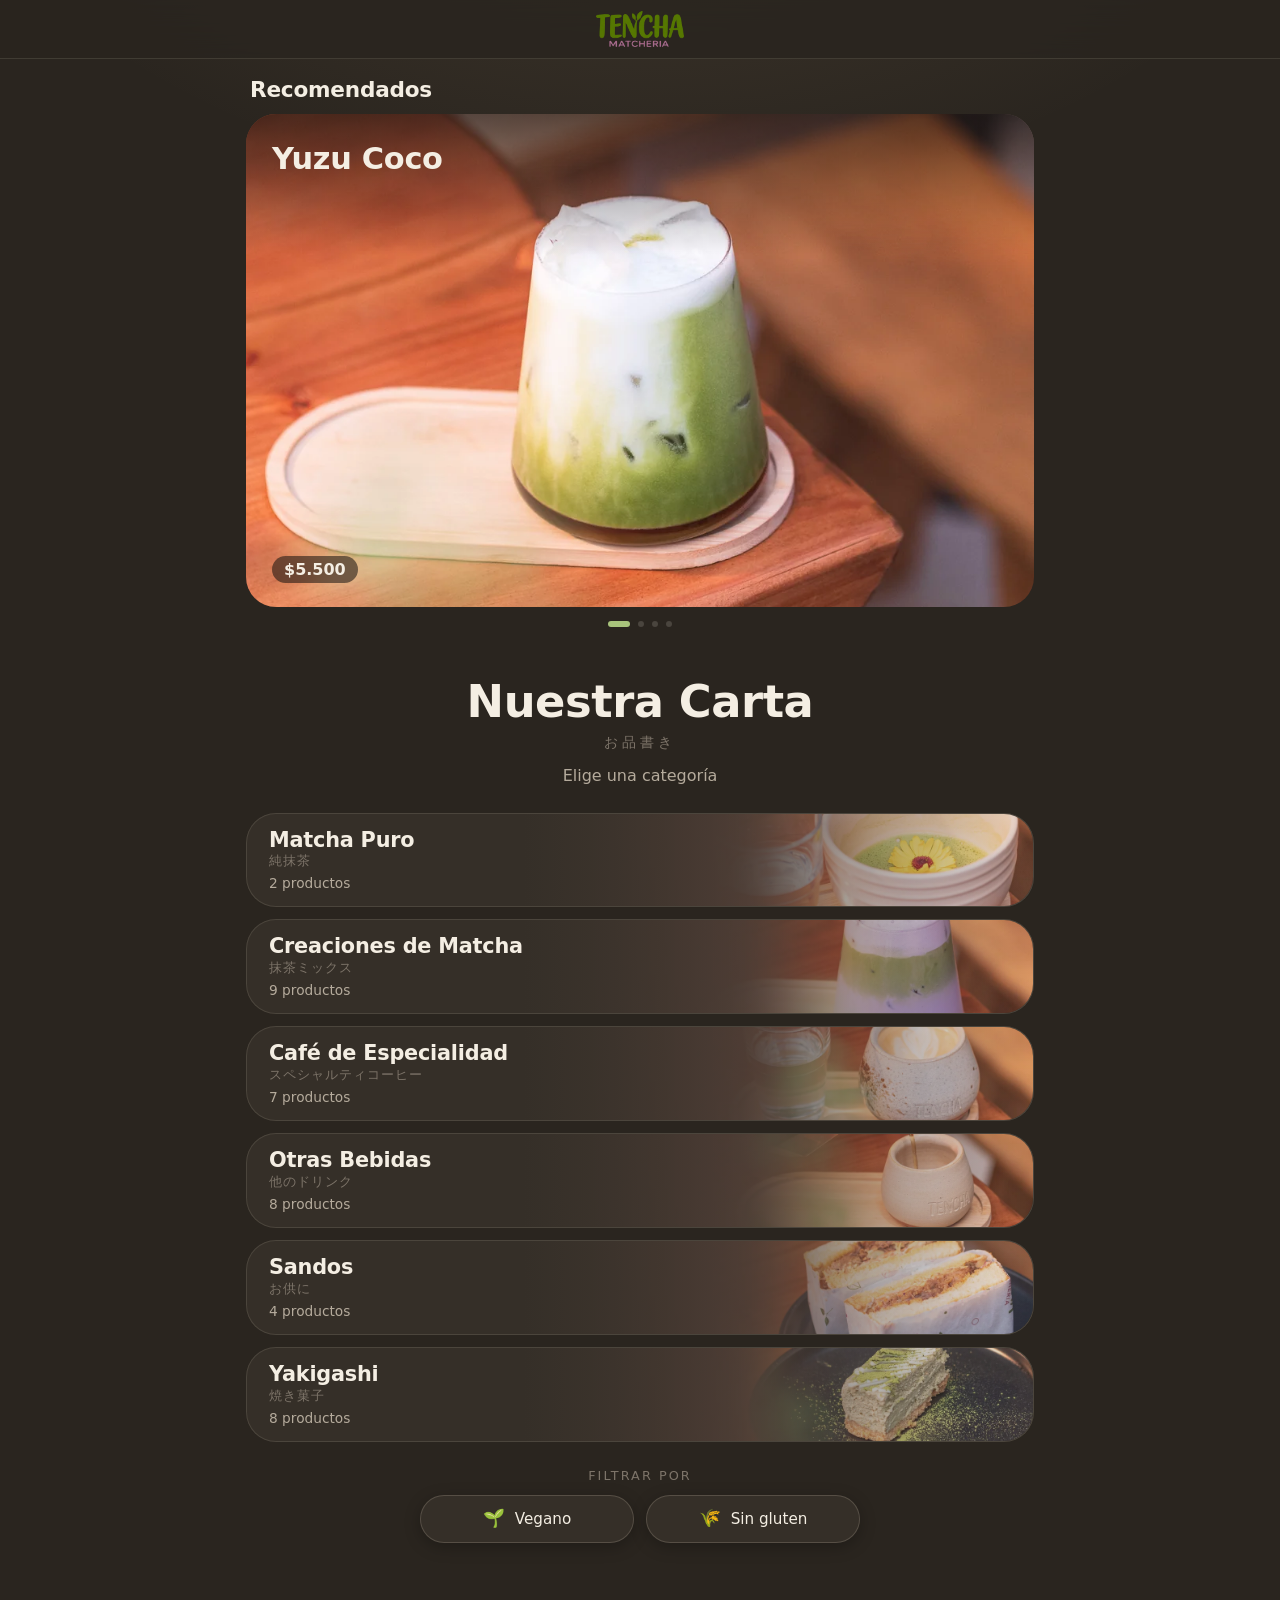
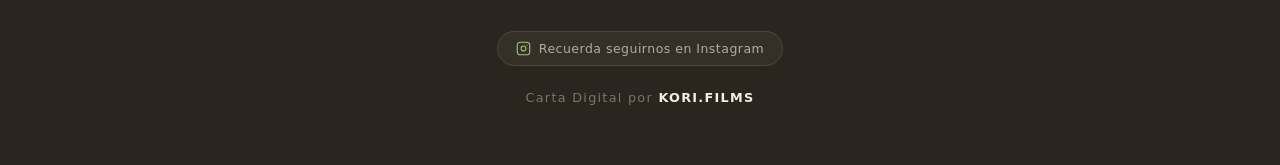
<file: index.html>
<!DOCTYPE html>
<html lang="es">
<head>
  <meta charset="UTF-8">
  <meta name="viewport" content="width=device-width, initial-scale=1.0, viewport-fit=cover">
  <title>Carta | Tencha Matcheria</title>
  <meta name="description" content="Carta digital de Tencha Matcheria: matcha puro, creaciones de matcha, café de especialidad, sandos y yakigashi.">
  <meta name="theme-color" content="#09090b">
  <meta http-equiv="Content-Security-Policy" content="default-src 'self'; script-src 'self'; style-src 'self' 'unsafe-inline' https://fonts.googleapis.com; font-src 'self' https://fonts.gstatic.com; img-src 'self' data: blob: https:; media-src 'self' blob: https:; connect-src 'self' https:; object-src 'none'; base-uri 'self'; form-action 'self';">
  <link rel="preconnect" href="https://fonts.googleapis.com">
  <link rel="preconnect" href="https://fonts.gstatic.com" crossorigin>
  <link href="https://fonts.googleapis.com/css2?family=Outfit:wght@300;400;600;800&family=Noto+Sans+JP:wght@400;700&display=swap" rel="stylesheet">
  <link rel="icon" type="image/png" sizes="32x32" href="favicon-32x32.png?v=2">
  <link rel="icon" type="image/png" sizes="512x512" href="favicon.png?v=2">
  <link rel="apple-touch-icon" href="favicon.png?v=2">
  <link rel="stylesheet" href="css/style.css?v=22">
</head>
<body>
  <header class="topbar">
    <a href="#" class="brand" id="brandLink" aria-label="Tencha Matcheria — volver al inicio">
      <picture>
        <source srcset="logo.webp" type="image/webp">
        <img src="logo.png" alt="Tencha Matcheria" class="brand-logo" width="110" height="45" style="height:36px;width:auto;display:block" draggable="false">
      </picture>
    </a>
  </header>

  <!-- Indicador Pull-to-Refresh estilo app móvil -->
  <div class="ptr-wrap" id="ptrWrap" aria-hidden="true">
    <div class="ptr-circle" id="ptrCircle">
      <svg class="ptr-svg" viewBox="0 0 24 24" fill="none">
        <circle cx="12" cy="12" r="9" stroke="rgba(255,240,215,0.18)" stroke-width="2.5"></circle>
        <circle id="ptrArc" cx="12" cy="12" r="9" stroke="var(--matcha)" stroke-width="2.5" stroke-dasharray="56.5" stroke-dashoffset="56.5" stroke-linecap="round"></circle>
      </svg>
    </div>
  </div>

  <main>
    <!-- Hero: carrusel de 3 destacados -->
    <section class="hero" id="heroCarousel" aria-labelledby="recTitle">
      <h2 class="rec-title" id="recTitle">Recomendados</h2>
      <div class="carousel" id="carousel"></div>
      <div class="dots" id="carouselDots"></div>
    </section>

    <!-- Categorías -->
    <section class="section" id="categoriasSection">
      <h1 class="title">Nuestra Carta<span class="title-jp jp">お品書き</span></h1>
      <p class="subtitle">Elige una categoría</p>
      <div class="cat-grid" id="catGrid"></div>

      <!-- Filtros dietarios -->
      <div class="diet-filter-box" id="dietFilterBox">
        <span class="diet-filter-title">Filtrar por</span>
        <div class="diet-filter-btns">
          <button type="button" class="diet-btn" id="btnFilterVegano">
            <span class="diet-btn-icon">🌱</span> Vegano
          </button>
          <button type="button" class="diet-btn" id="btnFilterSinGluten">
            <span class="diet-btn-icon">🌾</span> Sin gluten
          </button>
        </div>
      </div>
    </section>

    <!-- Lista completa (se despliega al elegir categoría) -->
    <section class="section menu-list" id="menuList" hidden>
      <nav class="cat-bar" id="catBar" aria-label="Categorías"></nav>
      <div id="menuSections"></div>
    </section>
  </main>

  <footer class="footer">
    <a href="https://www.instagram.com/tencha.matcheria/" target="_blank" rel="noopener noreferrer" class="ig-pill">
      <svg class="ig-icon" viewBox="0 0 24 24" fill="none" stroke="currentColor" stroke-width="1.75" stroke-linecap="round" stroke-linejoin="round" aria-hidden="true">
        <rect x="2" y="2" width="20" height="20" rx="5" ry="5"></rect>
        <path d="M16 11.37A4 4 0 1 1 12.63 8 4 4 0 0 1 16 11.37z"></path>
        <line x1="17.5" y1="6.5" x2="17.51" y2="6.5"></line>
      </svg>
      <span>Recuerda seguirnos en Instagram</span>
    </a>
    <a href="https://www.instagram.com/kori.films/" target="_blank" rel="noopener noreferrer">Carta Digital por <span>KORI.FILMS</span></a>
  </footer>

  <!-- Ventana flotante del producto -->
  <dialog class="popup" id="productPopup">
    <div class="popup-card" id="popupCard">
      <button class="popup-close" id="popupClose" aria-label="Cerrar">✕</button>
      <div class="popup-media-wrap">
        <div class="popup-media" id="popupMedia"></div>
        <div class="popup-tags" id="popupTags"></div>
      </div>
      <div class="popup-body" id="popupBody">
        <div class="popup-row">
          <h2 class="popup-head" id="popupHead"></h2>
          <p class="popup-price" id="popupPrice"></p>
        </div>
        <p class="popup-desc" id="popupDesc"></p>
        <div class="popup-variants" id="popupVariants"></div>
      </div>
      <div class="popup-nav">
        <button id="popupPrev" aria-label="Anterior">‹</button>
        <button id="popupNext" aria-label="Siguiente">›</button>
      </div>
    </div>
  </dialog>

  <script src="js/main.js?v=22"></script>
</body>
</html>
</file>
<file: css/style.css>
/* Tencha — estilo zen: carbón cálido, crema y verde matcha (inspirado en el Instagram de Tencha) */
:root {
  --bg: #1f1d1a;
  --bg-2: #282521;
  --card: rgba(255, 248, 235, .04);
  --border: rgba(255, 248, 235, .09);
  --text: #f4eee3;
  --muted: #b5ab9c;
  --faint: #7d7469;
  --matcha: #a9c47c;
  --wood: #c9a77c;
  --radius: 30px;
}
* { box-sizing: border-box; margin: 0; padding: 0; }
html {
  overflow-x: clip;
  -webkit-text-size-adjust: 100%;
}
body {
  overflow-x: clip;
  font-family: 'Outfit', system-ui, sans-serif;
  background: var(--bg);
  color: var(--text);
  min-height: 100vh;
  background-image: radial-gradient(70rem 40rem at 50% -15%, rgba(201, 167, 124, .10), transparent 65%);
  -webkit-font-smoothing: antialiased;
}
.jp { font-family: 'Noto Sans JP', sans-serif; font-weight: 400; }
button { font: inherit; color: inherit; background: none; border: 0; cursor: pointer; text-align: left; }

/* Bloque de texto estilo post: Español grande / subtítulo / kanji */
.name-es { font-weight: 600; letter-spacing: -.01em; line-height: 1.1; }
.name-sub { color: var(--muted); font-weight: 300; font-size: .78em; margin-top: 2px; }
.name-jp { color: var(--faint); font-size: .72em; margin-top: 3px; letter-spacing: .08em; }

/* Topbar */
.topbar {
  position: sticky; top: 0; z-index: 30;
  display: flex; justify-content: center; align-items: center; padding: 11px 14px;
  background: rgba(31, 29, 26, .82); backdrop-filter: blur(14px); -webkit-backdrop-filter: blur(14px);
  border-bottom: 1px solid var(--border);
  transform: translateZ(0);
}
.brand { text-decoration: none; color: var(--text); display: flex; align-items: center; justify-content: center; line-height: 1; }
.brand-logo { height: 36px; max-height: 36px; width: auto; display: block; pointer-events: none; }

/* Pull-to-refresh minimalista estilo app móvil */
.ptr-wrap {
  position: fixed;
  top: 56px;
  left: 0;
  right: 0;
  display: flex;
  justify-content: center;
  align-items: center;
  pointer-events: none;
  z-index: 28;
}
.ptr-circle {
  width: 36px;
  height: 36px;
  border-radius: 99px;
  background: rgba(42, 37, 31, 0.95);
  backdrop-filter: blur(12px);
  -webkit-backdrop-filter: blur(12px);
  border: 1px solid var(--border);
  box-shadow: 0 4px 18px rgba(0, 0, 0, 0.5);
  display: flex;
  align-items: center;
  justify-content: center;
  transform: translateY(-50px) scale(0.65);
  opacity: 0;
  transition: transform 0.08s ease-out, opacity 0.12s ease-out;
  will-change: transform, opacity;
}
.ptr-svg {
  width: 20px;
  height: 20px;
  transform: rotate(-90deg);
}
.ptr-circle.refreshing {
  transition: transform 0.25s cubic-bezier(0.18, 0.9, 0.3, 1), opacity 0.2s !important;
  transform: translateY(14px) scale(1) !important;
  opacity: 1 !important;
}
.ptr-circle.refreshing .ptr-svg {
  animation: ptr-spin 0.75s linear infinite;
  transform-origin: center;
}
@keyframes ptr-spin {
  100% { transform: rotate(270deg); }
}

.glass {
  background: var(--card);
  backdrop-filter: blur(10px); -webkit-backdrop-filter: blur(10px);
  border: 1px solid var(--border);
  border-radius: var(--radius);
}
.title { font-size: clamp(2rem, 7vw, 2.8rem); font-weight: 600; text-align: center; letter-spacing: -.01em; }
.title-jp { display: block; text-align: center; color: var(--faint); font-size: .85rem; letter-spacing: .3em; margin-top: 6px; }
.subtitle { text-align: center; color: var(--muted); font-weight: 300; margin: 14px 0 28px; }
.section { max-width: 820px; margin: 0 auto; padding: 48px 16px; }

/* Placeholder sin foto */
.ph {
  width: 100%; height: 100%;
  display: grid; place-items: center;
  background: linear-gradient(160deg, #2e2a25, #3a3a2a 60%, #5c6b3f);
}
.ph span { font-family: 'Noto Sans JP'; font-size: 3rem; color: rgba(244, 238, 227, .12); }
.media-fill {
  width: 100%; height: 100%; object-fit: cover; display: block;
  pointer-events: none;
  user-select: none; -webkit-user-select: none;
  -webkit-touch-callout: none;
  -webkit-user-drag: none;
}
body, .slide, .cat-card, .item-card, .popup-card {
  user-select: none; -webkit-user-select: none;
  -webkit-touch-callout: none;
}

/* Texto sobre la foto, arriba a la izquierda (como el post Kabocha Latte) */
.overlay-top {
  position: absolute; inset: 0 0 auto 0; padding: 16px 16px 40px;
  background: linear-gradient(rgba(20, 18, 16, .65), transparent);
}
.overlay-price {
  position: absolute; left: 16px; bottom: 14px;
  font-weight: 600; color: var(--text);
  padding: 4px 12px; border-radius: 99px;
  background: rgba(20, 18, 16, .55); backdrop-filter: blur(6px);
}

/* Carrusel */
.hero { max-width: 820px; margin: 18px auto 0; padding: 0 16px; }
.carousel {
  display: flex; overflow-x: auto; scroll-snap-type: x mandatory;
  border-radius: var(--radius); scrollbar-width: none;
}
.carousel::-webkit-scrollbar { display: none; }
.slide {
  flex: 0 0 100%; scroll-snap-align: center; position: relative;
  aspect-ratio: 4 / 5; cursor: pointer; overflow: hidden;
}
.slide .overlay-top { padding: 28px 26px 80px; font-size: 1.9rem; z-index: 2; }
.slide .overlay-price { left: 26px; bottom: 24px; font-size: 1rem; z-index: 2; }
.slide-video {
  position: absolute;
  inset: 0;
  width: 100%;
  height: 100%;
  object-fit: cover;
  object-position: right center;
  pointer-events: none;
  z-index: 1;
}
.dots { display: flex; justify-content: center; gap: 8px; margin-top: 14px; }
.dot { width: 6px; height: 6px; border-radius: 99px; background: #4a453e; transition: all .3s; }
.dot.active { width: 22px; background: var(--matcha); }

/* Categorías: tiritas apiladas verticalmente con texto a la izquierda e imagen a la derecha con degradado */
.cat-grid { display: flex; flex-direction: column; gap: 12px; }
.cat-card {
  position: relative; overflow: hidden;
  display: flex; align-items: center;
  padding: 15px 22px; font-size: 1.3rem;
  background: var(--bg-2);
  transition: transform .3s, border-color .3s;
}
.cat-card:hover { transform: scale(1.015); border-color: rgba(169, 196, 124, .45); }
.cat-info {
  position: relative; z-index: 2;
  max-width: 62%;
}
.cat-card .name-sub { font-size: .66em; margin-top: 5px; }
.cat-media {
  position: absolute; top: 0; right: 0; bottom: 0; width: 72%;
  overflow: hidden; pointer-events: none;
}
.cat-media .media-fill {
  object-position: right center;
}
.cat-media::after {
  content: ''; position: absolute; inset: 0;
  background: linear-gradient(90deg, var(--bg-2) 0%, var(--bg-2) 10%, rgba(53, 47, 40, .75) 38%, rgba(53, 47, 40, .08) 100%);
}

/* Barra sticky de categorías: se extiende de borde a borde de la pantalla */
.cat-bar {
  position: sticky; top: 58px; z-index: 20;
  width: 100vw;
  margin-left: calc(50% - 50vw);
  margin-right: calc(50% - 50vw);
  display: flex; gap: 8px; overflow-x: auto;
  padding: 10px max(16px, calc((100vw - 788px) / 2));
  margin-bottom: 6px;
  background: rgba(42, 37, 31, .9); backdrop-filter: blur(12px); -webkit-backdrop-filter: blur(12px);
  border-bottom: 1px solid var(--border);
  scrollbar-width: none;
  transform: translateZ(0);
}
.cat-bar::-webkit-scrollbar { display: none; }
.chip {
  white-space: nowrap; padding: 7px 15px; border-radius: 99px;
  border: 1px solid var(--border); color: var(--muted); font-size: .88rem; transition: all .25s;
}
.chip.active { background: var(--text); color: var(--bg); border-color: var(--text); font-weight: 600; }

/* Lista de ítems: siempre 2 columnas */
.menu-cat { scroll-margin-top: 124px; padding-top: 30px; }
.menu-cat-head { font-size: 1.7rem; margin-bottom: 4px; }
.menu-cat .intro { color: var(--muted); font-weight: 300; font-size: .9rem; margin-top: 10px; line-height: 1.5; }
.item-grid { display: grid; grid-template-columns: repeat(2, 1fr); gap: 12px; margin-top: 18px; }
.item-card {
  position: relative; overflow: hidden; aspect-ratio: 4 / 5;
  border-radius: var(--radius); border: 1px solid var(--border);
  font-size: 1.02rem;
  opacity: 0; transform: translateY(20px);
}
.item-card.visible { opacity: 1; transform: none; transition: opacity .6s, transform .6s, border-color .3s; }
.item-card.visible:hover { transform: scale(1.02); border-color: rgba(169, 196, 124, .4); }
.item-card .overlay-price { font-size: .85rem; left: 12px; bottom: 12px; }
.item-card .overlay-top { padding: 14px 14px 36px; }

/* Video preview en tarjeta (Scroll / Focus inteligente) */
.card-video {
  position: absolute;
  inset: 0;
  width: 100%;
  height: 100%;
  object-fit: cover;
  object-position: right center;
  opacity: 0;
  transition: opacity .35s ease;
  pointer-events: none;
  z-index: 1;
}
.card-video.playing {
  opacity: 1;
}
.item-card .overlay-top,
.item-card .overlay-price,
.item-card .overlay-icons {
  z-index: 2;
}

.popup-slide video {
  position: absolute;
  inset: 0;
  width: 100%;
  height: 100%;
  object-fit: cover;
  object-position: right center;
  z-index: 1;
}

/* Popup: misma proporción 4:5 que la tarjeta */
/* Tamaño fijo: no cambia entre productos (las flechas no se mueven) */
.popup {
  --pw: min(92vw, 420px, calc((94vh - 250px) * .8));
  margin: auto; width: var(--pw); height: calc(var(--pw) * 1.25 + 250px);
  max-height: none; overflow: hidden;
  flex-direction: column;
  background: var(--bg-2);
  border: 1px solid var(--border); border-radius: var(--radius);
  color: var(--text); padding: 0;
}
.popup[open] { animation: pop .35s cubic-bezier(.2, .9, .3, 1.1); }
.popup::backdrop { background: rgba(15, 13, 11, .7); backdrop-filter: blur(4px); }
@keyframes pop { from { opacity: 0; transform: scale(.95) translateY(16px); } }
.popup-close {
  position: absolute; top: 12px; right: 12px; z-index: 2;
  width: 36px; height: 36px; border-radius: 99px; text-align: center;
  background: rgba(20, 18, 16, .55); backdrop-filter: blur(6px);
}
.popup-media { aspect-ratio: 4 / 5; overflow: hidden; }
.popup-body { padding: 22px 24px 6px; }
.popup-head { font-size: 1.7rem; }
.popup-tags { display: flex; gap: 6px; margin-top: 14px; }
.tag { font-size: .72rem; padding: 3px 10px; border-radius: 99px; border: 1px solid var(--border); color: var(--muted); }
.popup-desc { color: var(--muted); font-weight: 300; margin-top: 14px; line-height: 1.55; }
.popup-variants { margin-top: 10px; color: var(--muted); font-size: .9rem; }
.popup-price { font-size: 1.4rem; font-weight: 600; color: var(--matcha); margin-top: 14px; }
.popup-nav { display: flex; justify-content: space-between; padding: 8px 16px 18px; }
.popup-nav button {
  width: 44px; height: 44px; border-radius: 99px; border: 1px solid var(--border);
  font-size: 1.4rem; text-align: center; transition: transform .2s, background .2s;
}
.popup-nav button:hover { transform: scale(1.08); background: rgba(255, 248, 235, .05); }

.footer { text-align: center; color: var(--faint); padding: 40px 0 60px; font-size: .8rem; letter-spacing: .1em; display: flex; flex-direction: column; align-items: center; }
.footer a { color: var(--faint); text-decoration: none; }
.footer a span { color: var(--text); font-weight: 600; }
.footer a.ig-pill {
  display: inline-flex;
  align-items: center;
  gap: 8px;
  padding: 9px 18px;
  margin-bottom: 24px;
  border-radius: 999px;
  background: var(--card);
  border: 1px solid var(--border);
  backdrop-filter: blur(10px);
  -webkit-backdrop-filter: blur(10px);
  color: var(--muted);
  font-size: 0.78rem;
  font-weight: 400;
  letter-spacing: 0.04em;
  text-decoration: none;
  transition: transform 0.2s ease, border-color 0.2s ease, color 0.2s ease, background 0.2s ease;
}
.footer a.ig-pill span { color: inherit; font-weight: 400; }
.footer a.ig-pill:hover,
.footer a.ig-pill:active {
  color: var(--text);
  border-color: rgba(169, 196, 124, 0.35);
  background: rgba(255, 248, 235, 0.07);
  transform: translateY(-1px);
}
.ig-icon {
  width: 15px;
  height: 15px;
  color: var(--matcha);
  flex-shrink: 0;
}

@media (min-width: 720px) {
  .slide { aspect-ratio: 16 / 10; }
}
@media (prefers-reduced-motion: reduce) {
  * { animation: none !important; transition: none !important; scroll-behavior: auto !important; }
}

/* Popup: cuerpo con scroll natural para leer descripción completa */
.popup-media { flex: 0 0 auto; }
.popup-body {
  flex: 1 1 0;
  min-height: 0;
  overflow-y: auto;
  -webkit-overflow-scrolling: touch;
  overscroll-behavior: contain;
  padding: 14px 22px 10px;
  scrollbar-width: none;
}
.popup-body::-webkit-scrollbar { display: none; }
.popup-row { display: flex; justify-content: space-between; align-items: flex-start; gap: 12px; }
.popup-head { font-size: 1.45rem; min-width: 0; }
.popup-head .name-es { white-space: nowrap; overflow: hidden; text-overflow: ellipsis; }
.popup-row .popup-price { margin-top: 0; font-size: 1.15rem; white-space: nowrap; }
.popup-tags { margin-top: 10px; min-height: 22px; }
.popup-desc {
  margin-top: 8px;
  font-size: .92rem;
  line-height: 1.45;
  white-space: pre-line;
  display: block;
}
.popup-more { display: none !important; }
.popup-nav { flex: 0 0 auto; padding: 6px 16px 16px; }
.popup[open] { display: flex; }

/* Ajustes v3: texto más pegado, flechas sin círculo */
.popup-head .name-jp { margin-top: 1px; }
.popup-tags { margin: 0 0 6px; min-height: 0; }
.popup-tags:empty { display: none; }
.popup-nav { padding: 0 10px 8px; }
.popup-nav button, .popup-nav button:hover {
  width: 48px; height: 40px; border: 0; background: none; transform: none;
  font-size: 2rem; line-height: 1; color: var(--muted);
  -webkit-tap-highlight-color: transparent; outline: none;
}
.popup-nav button.flash { animation: flash .35s ease-out; }
@keyframes flash { 0% { color: var(--matcha); text-shadow: 0 0 12px var(--matcha); } 100% { color: var(--muted); text-shadow: none; } }
.rec-title { font-size: 1.35rem; font-weight: 600; margin: 4px 4px 12px; letter-spacing: -.01em; }

/* Ajustes v4: tonos madera/beige más claros, etiqueta flotante, precios múltiples */
:root {
  --bg: #2a251f;
  --bg-2: #352f28;
  --card: rgba(255, 240, 215, .05);
  --border: rgba(255, 240, 215, .11);
}
body { background-image: radial-gradient(70rem 45rem at 50% -15%, rgba(214, 180, 135, .16), transparent 65%); }
.topbar { background: rgba(42, 37, 31, .85); }
.cat-bar { background: rgba(42, 37, 31, .9); }
.ph { background: linear-gradient(160deg, #4d4237, #7d6a54 55%, #b59d7c); }
.ph span { color: rgba(255, 245, 228, .18); }
/* Ajustes v5: globitos sobre la parte inferior de la imagen, línea divisoria un poco más abajo y kanji más pequeño */
.popup-media-wrap {
  position: relative;
  flex: 0 0 auto;
  aspect-ratio: 4 / 5.25;
  overflow: hidden;
  border-bottom: 1px solid var(--border);
}
.popup-media { width: 100%; height: 100%; aspect-ratio: auto; }
.popup-media-wrap .popup-tags {
  position: absolute; left: 16px; bottom: 12px; z-index: 2;
  margin: 0; display: flex; gap: 6px;
}
.popup-media-wrap .popup-tags:empty { display: none; }
.popup-media-wrap .tag {
  font-size: .72rem; padding: 4px 11px; border-radius: 99px;
  background: rgba(25, 22, 18, .62); backdrop-filter: blur(8px); -webkit-backdrop-filter: blur(8px);
  border: 1px solid rgba(255, 240, 215, .18); color: var(--text);
}
.popup-body { padding: 12px 22px 0; }
.popup-head .name-jp, .name-jp { font-size: .62em; margin-top: 2px; }
.overlay-icons {
  position: absolute; right: 12px; bottom: 12px;
  font-size: .85rem; line-height: 1.3;
  padding: 4px 10px; border-radius: 99px;
  background: rgba(20, 18, 16, .55); backdrop-filter: blur(6px); -webkit-backdrop-filter: blur(6px);
  letter-spacing: 2px;
}

/* Transición: se intercambia un globo completo por otro al deslizar */
.popup {
  background: transparent;
  border: 0;
  overflow: visible;
  position: fixed;
  inset: 0;
  scrollbar-width: none;
}
.popup::-webkit-scrollbar { display: none; }
.popup-card {
  position: absolute; inset: 0;
  display: flex; flex-direction: column;
  background: var(--bg-2);
  border: 1px solid var(--border); border-radius: var(--radius);
  overflow: hidden;
  transition: transform .32s cubic-bezier(.22, .9, .3, 1), opacity .32s cubic-bezier(.22, .9, .3, 1);
  will-change: transform, opacity;
}
.popup-card.enter-from-right { transform: translateX(calc(100% + 24px)) scale(.96); opacity: 0; }
.popup-card.enter-from-left  { transform: translateX(calc(-100% - 24px)) scale(.96); opacity: 0; }
.popup-card.exit-to-left     { transform: translateX(calc(-100% - 24px)) scale(.96); opacity: 0; pointer-events: none; }
.popup-card.exit-to-right    { transform: translateX(calc(100% + 24px)) scale(.96); opacity: 0; pointer-events: none; }

.popup-media { position: relative; overflow: hidden; }
.popup-slide { position: absolute; inset: 0; width: 100%; height: 100%; }

/* En la lista de productos, subtítulo y kanji del mismo color cremita que el nombre */
.item-card .name-sub,
.item-card .name-jp {
  color: var(--text);
}
.popup-row .popup-price { text-align: right; line-height: 1.25; }
.popup-price small { display: block; font-size: .72rem; font-weight: 400; color: var(--muted); }
.popup-price small b { color: var(--matcha); font-weight: 600; }

/* Estado Agotado: foto en blanco y negro y texto superpuesto */
.item-card.agotado .media-fill,
.item-card.agotado img,
.slide.agotado .media-fill,
.slide.agotado img,
.popup-card.agotado .popup-media img,
.popup-card.agotado .popup-media video {
  filter: grayscale(100%);
  opacity: .82;
}

.overlay-agotado {
  position: absolute;
  top: 50%;
  left: 50%;
  transform: translate(-50%, -50%);
  padding: 6px 16px;
  border-radius: 99px;
  background: rgba(22, 19, 16, .85);
  backdrop-filter: blur(8px);
  -webkit-backdrop-filter: blur(8px);
  border: 1px solid rgba(255, 240, 215, .25);
  color: #fff;
  font-size: .78rem;
  font-weight: 700;
  letter-spacing: .14em;
  text-transform: uppercase;
  pointer-events: none;
  z-index: 3;
  box-shadow: 0 4px 16px rgba(0, 0, 0, .45);
}

.slide.agotado .overlay-agotado {
  font-size: .95rem;
  padding: 8px 22px;
}

.tag.tag-agotado {
  background: rgba(245, 158, 11, .22) !important;
  border-color: rgba(245, 158, 11, .55) !important;
  color: #fbbf24 !important;
  font-weight: 600;
}

/* Filtros Dietarios en Portada (bajo Yakigashi) */
.diet-filter-box {
  margin-top: 26px;
  padding: 0 4px;
  display: flex;
  flex-direction: column;
  align-items: center;
  text-align: center;
}
.diet-filter-title {
  font-size: 0.8rem;
  font-weight: 500;
  letter-spacing: 0.16em;
  text-transform: uppercase;
  color: var(--faint);
  margin-bottom: 12px;
}
.diet-filter-btns {
  display: flex;
  gap: 12px;
  justify-content: center;
  width: 100%;
  max-width: 440px;
}
.diet-btn {
  flex: 1;
  display: inline-flex;
  align-items: center;
  justify-content: center;
  gap: 10px;
  padding: 14px 22px;
  border-radius: 99px;
  border: 1px solid rgba(255, 240, 215, 0.16);
  background: var(--bg-2);
  box-shadow: 0 4px 16px rgba(0, 0, 0, 0.25);
  color: var(--text);
  font-family: inherit;
  font-size: 0.95rem;
  font-weight: 500;
  cursor: pointer;
  transition: all 0.25s cubic-bezier(0.2, 0.9, 0.3, 1);
  -webkit-tap-highlight-color: transparent;
}
.diet-btn:hover {
  background: #332f2a;
  border-color: rgba(169, 196, 124, 0.45);
  transform: translateY(-2px);
}
.diet-btn:active {
  transform: translateY(1px);
}
.diet-btn.active {
  background: rgba(169, 196, 124, 0.18);
  border-color: rgba(169, 196, 124, 0.65);
  color: var(--matcha);
  font-weight: 600;
  box-shadow: 0 0 18px rgba(169, 196, 124, 0.22);
}
.diet-btn-icon {
  font-size: 1.1rem;
  line-height: 1;
}

/* Chip de quitar filtro en la barra flotante */
.chip.chip-filter-clear {
  background: rgba(169, 196, 124, 0.2);
  border-color: rgba(169, 196, 124, 0.6);
  color: var(--matcha);
  font-weight: 600;
}

/* Estado vacío de filtro */
.diet-empty-state {
  text-align: center;
  padding: 40px 20px 60px;
  color: var(--muted);
  font-size: 0.95rem;
}
.diet-empty-state p {
  margin-bottom: 16px;
}
.btn-clear-filter {
  display: inline-block;
  padding: 10px 22px;
  border-radius: 99px;
  background: rgba(255, 240, 215, 0.08);
  border: 1px solid var(--border);
  color: var(--text);
  font-size: 0.85rem;
  font-weight: 500;
  cursor: pointer;
  transition: all 0.2s;
}
.btn-clear-filter:hover {
  background: rgba(255, 240, 215, 0.14);
}
</file>
